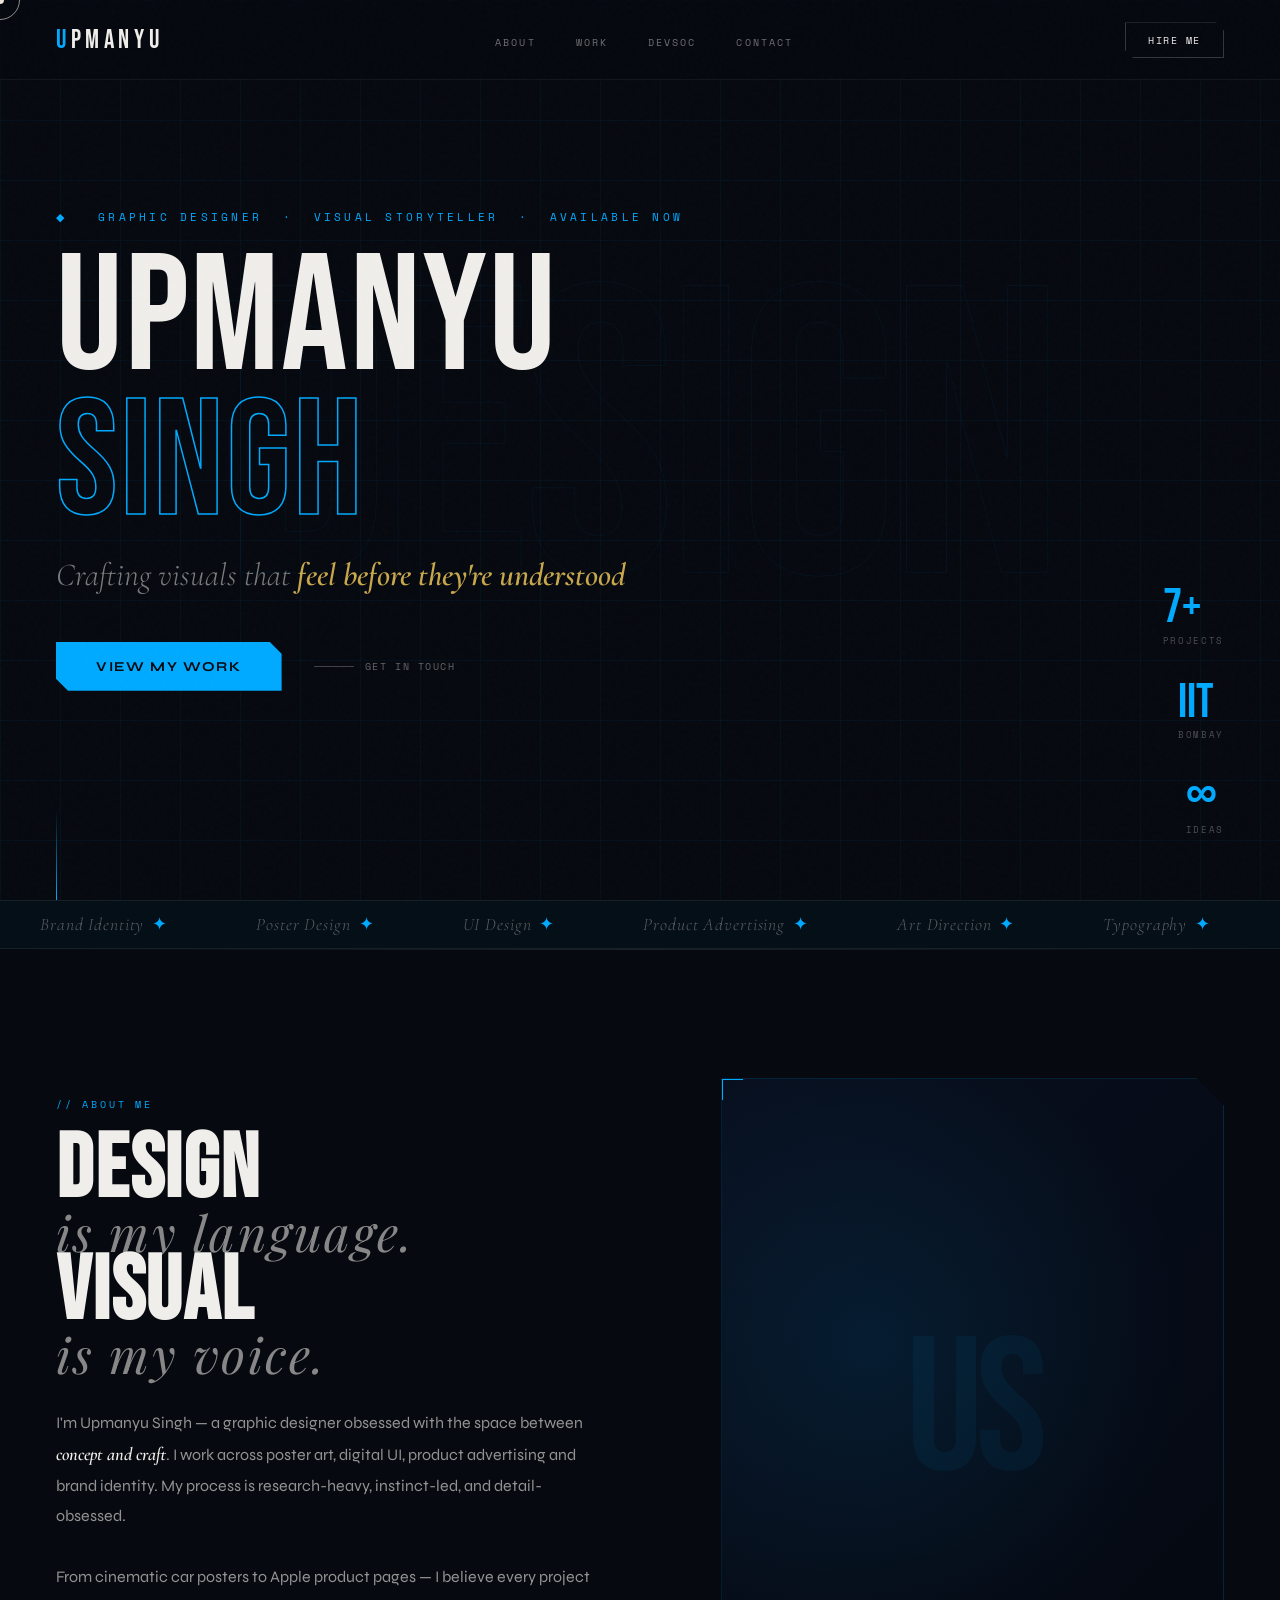
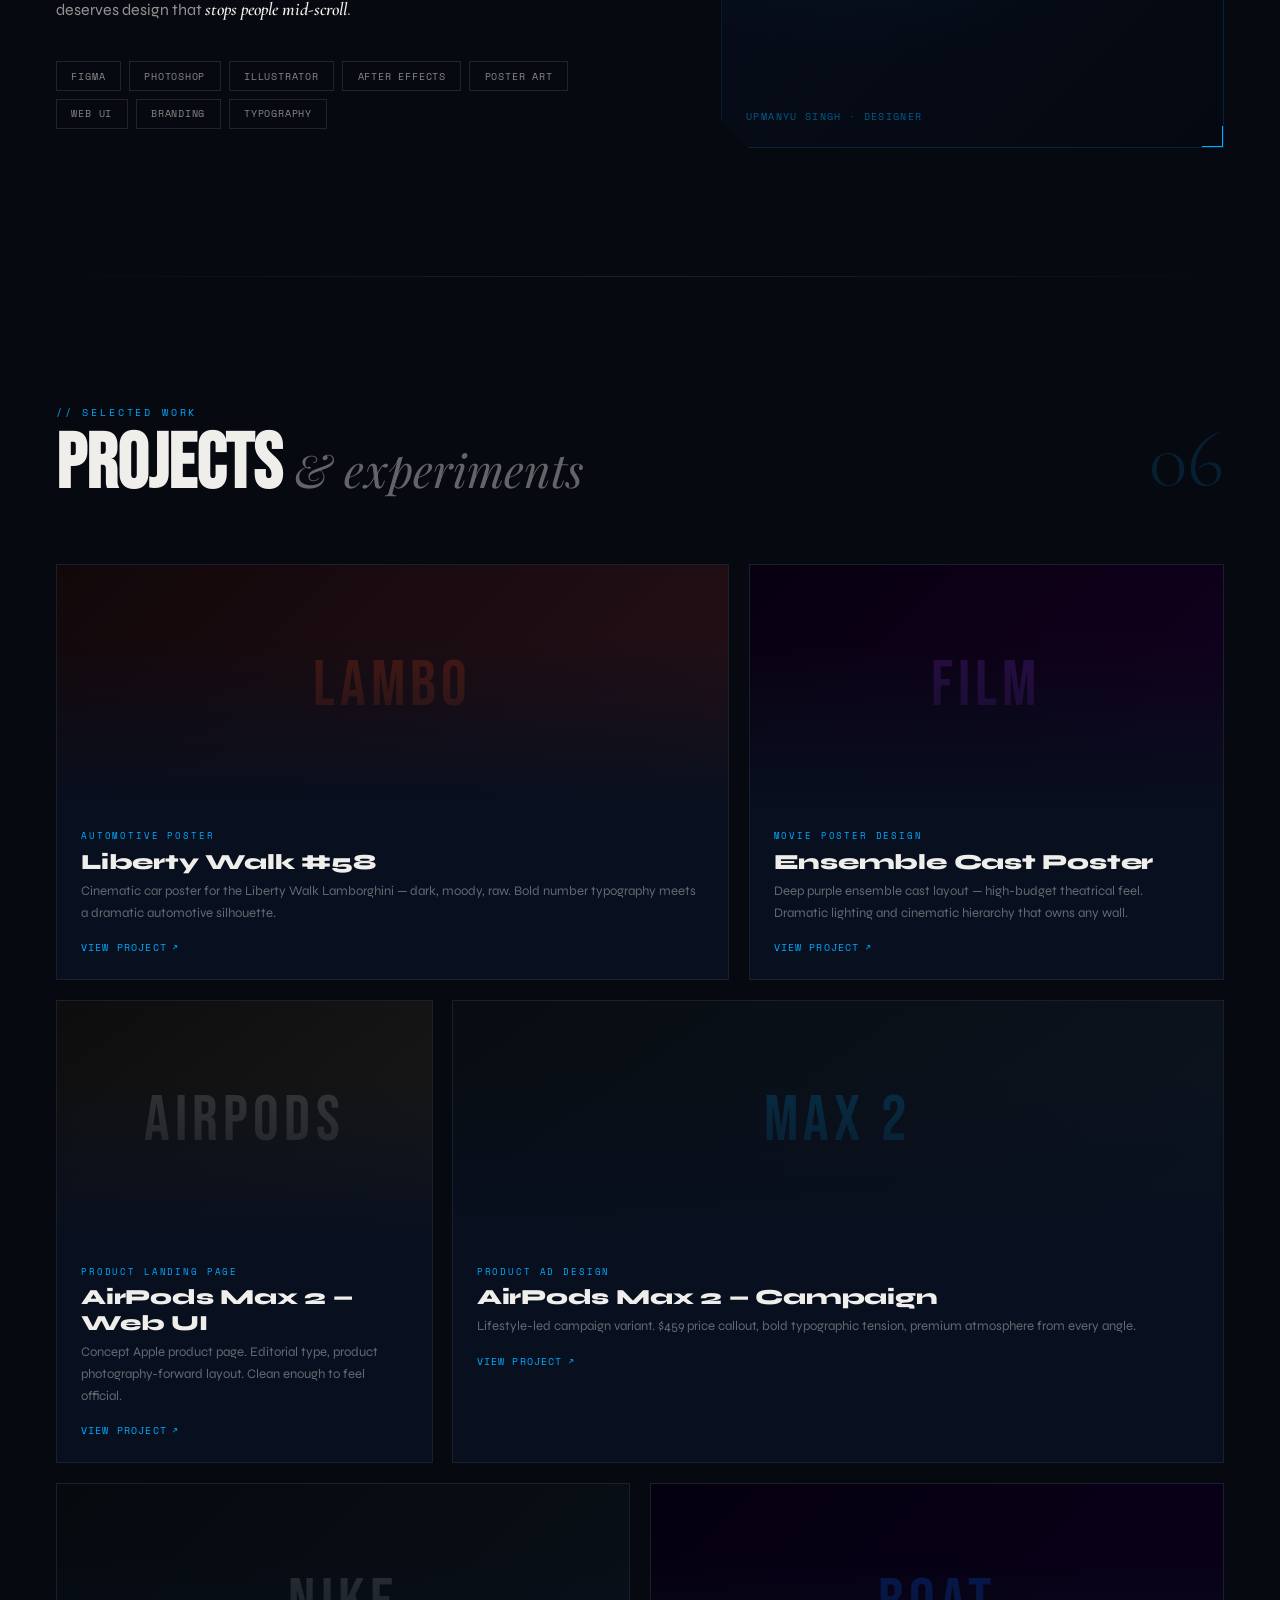
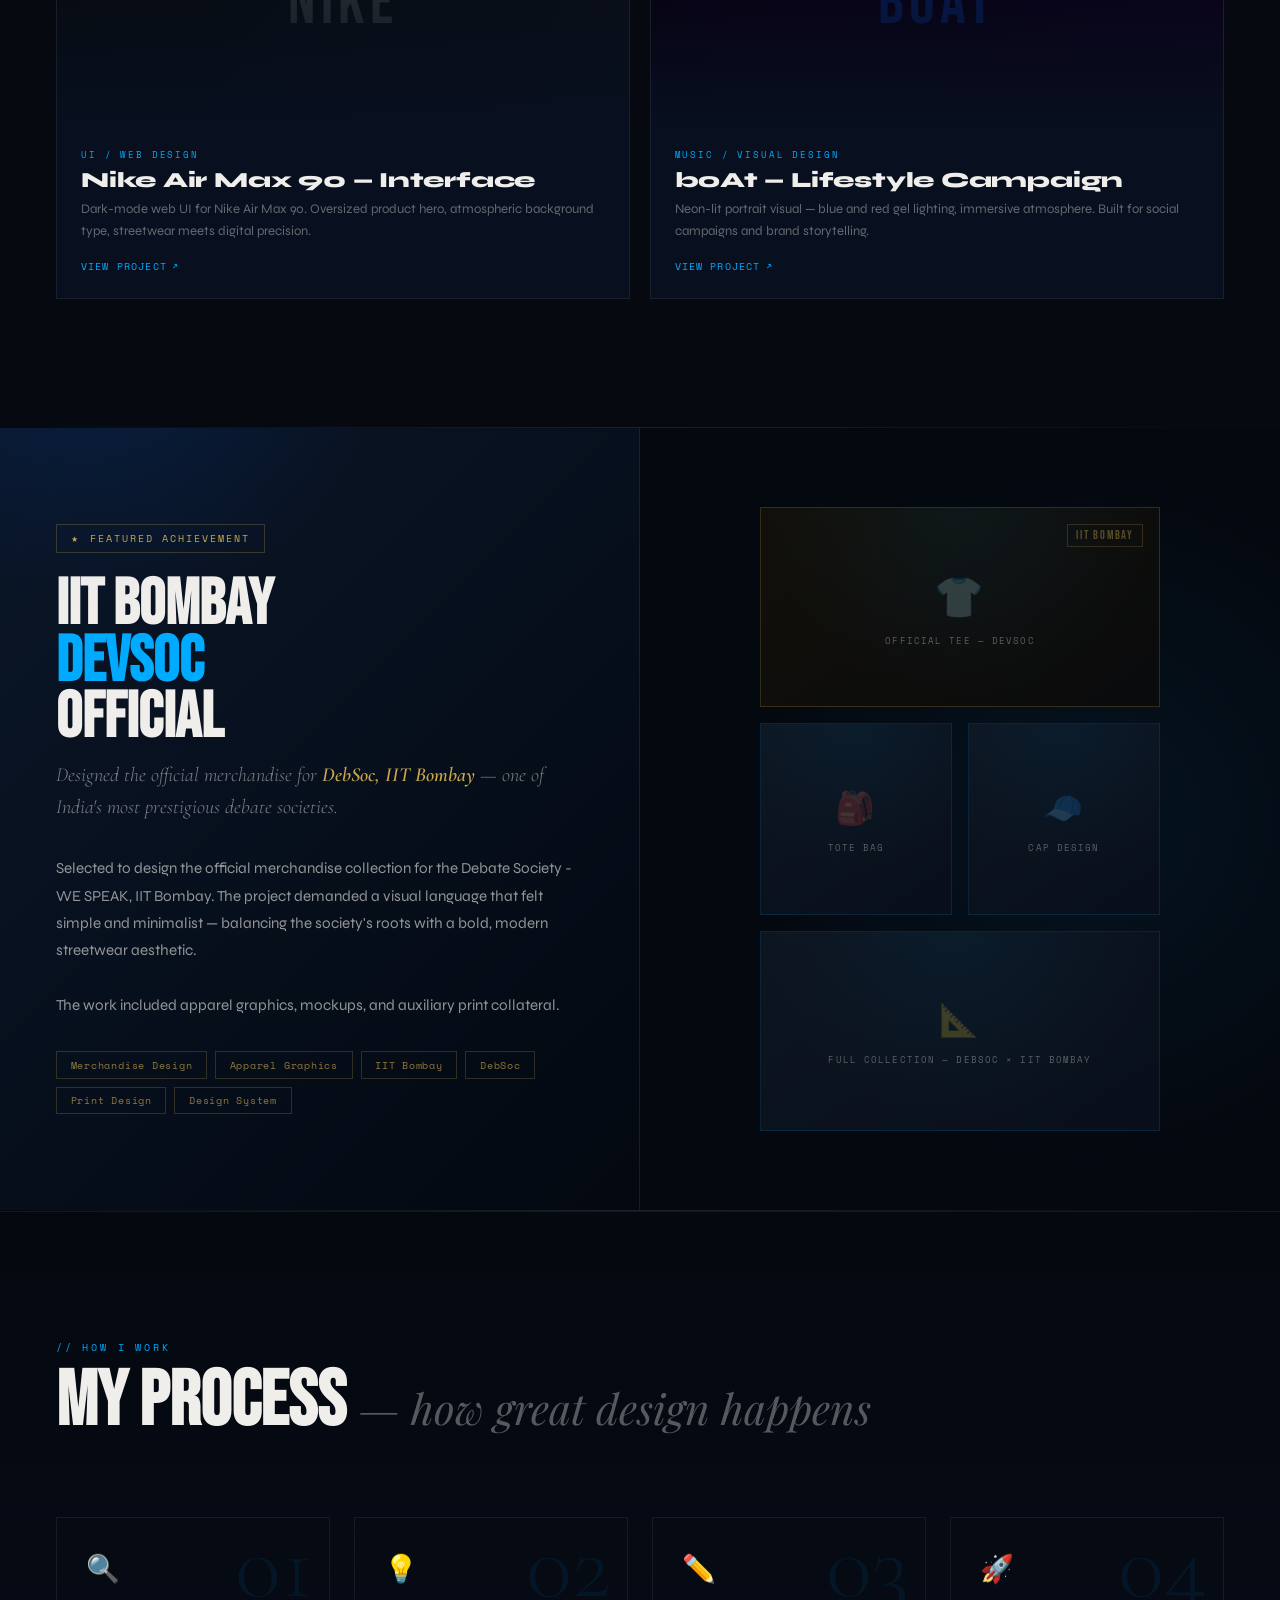
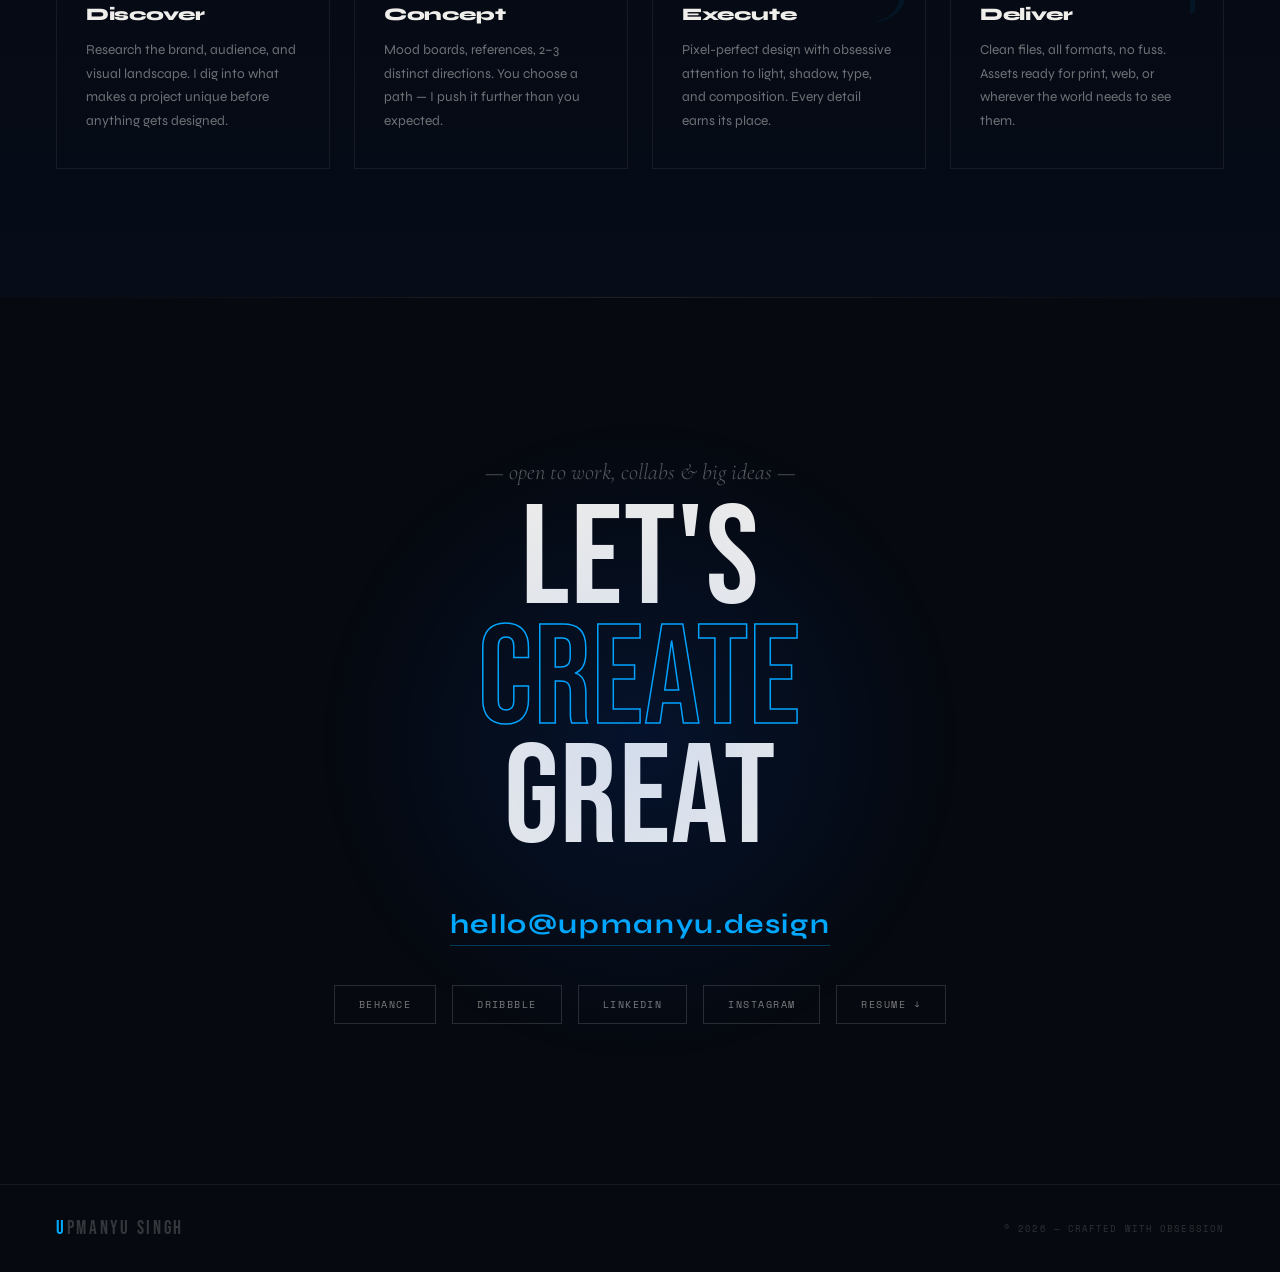
<file: index.html>
<!DOCTYPE html>
<html lang="en">
<head>
<meta charset="UTF-8"/>
<meta name="viewport" content="width=device-width, initial-scale=1.0"/>
<title>Upmanyu Singh — Graphic Designer</title>
<link href="https://fonts.googleapis.com/css2?family=Bebas+Neue&family=Cormorant+Garamond:ital,wght@0,300;0,600;1,300;1,600&family=Space+Mono:ital,wght@0,400;0,700;1,400&family=Syne:wght@400;700;800&family=Playfair+Display:ital,wght@1,400;1,700&display=swap" rel="stylesheet">
<style>
*,*::before,*::after{margin:0;padding:0;box-sizing:border-box}
:root{
  --ink:#06090f;
  --paper:#f0eeea;
  --blue:#0af;
  --blue2:#003eff;
  --red:#ff2d2d;
  --gold:#c9a84c;
  --grid:rgba(0,170,255,.05);
  --glow:0 0 60px rgba(0,170,255,.4);
}
html{scroll-behavior:smooth}
body{
  background:var(--ink);
  color:var(--paper);
  font-family:'Syne',sans-serif;
  overflow-x:hidden;
  cursor:none;
}

/* ── NOISE OVERLAY ── */
body::after{
  content:'';position:fixed;inset:0;z-index:9000;
  background-image:url("data:image/svg+xml,%3Csvg viewBox='0 0 256 256' xmlns='http://www.w3.org/2000/svg'%3E%3Cfilter id='noise'%3E%3CfeTurbulence type='fractalNoise' baseFrequency='0.9' numOctaves='4' stitchTiles='stitch'/%3E%3C/filter%3E%3Crect width='100%25' height='100%25' filter='url(%23noise)' opacity='0.04'/%3E%3C/svg%3E");
  pointer-events:none;opacity:.45;
}

/* ── GRID ── */
body::before{
  content:'';position:fixed;inset:0;z-index:0;
  background-image:linear-gradient(var(--grid) 1px,transparent 1px),linear-gradient(90deg,var(--grid) 1px,transparent 1px);
  background-size:60px 60px;pointer-events:none;
}

/* ── CURSOR ── */
#mag-cursor{
  position:fixed;top:0;left:0;z-index:9999;
  pointer-events:none;
  mix-blend-mode:difference;
}
#mag-cursor .dot{
  width:8px;height:8px;
  background:var(--paper);
  border-radius:50%;
  transform:translate(-50%,-50%);
  transition:width .2s,height .2s;
}
#mag-cursor .ring{
  position:absolute;top:0;left:0;
  width:40px;height:40px;
  border:1px solid rgba(240,238,234,.6);
  border-radius:50%;
  transform:translate(-50%,-50%);
  transition:width .35s cubic-bezier(.25,.46,.45,.94),height .35s cubic-bezier(.25,.46,.45,.94),border-color .25s;
}
body.hovering #mag-cursor .dot{width:0;height:0}
body.hovering #mag-cursor .ring{width:60px;height:60px;border-color:var(--blue)}

/* ── NAV ── */
nav{
  position:fixed;top:0;left:0;right:0;z-index:500;
  display:flex;align-items:center;justify-content:space-between;
  padding:1.4rem 3.5rem;
  mix-blend-mode:normal;
}
nav::after{
  content:'';position:absolute;inset:0;
  background:rgba(6,9,15,.6);
  backdrop-filter:blur(20px);
  border-bottom:1px solid rgba(240,238,234,.06);
  z-index:-1;
}
.logo{
  font-family:'Bebas Neue',sans-serif;
  font-size:1.6rem;letter-spacing:.18em;
  color:var(--paper);text-decoration:none;
}
.logo em{color:var(--blue);font-style:normal}
.nav-links{display:flex;gap:2.5rem;list-style:none}
.nav-links a{
  font-family:'Space Mono',monospace;
  font-size:.65rem;letter-spacing:.2em;text-transform:uppercase;
  color:rgba(240,238,234,.45);text-decoration:none;
  transition:color .2s;position:relative;
}
.nav-links a::after{
  content:'';position:absolute;left:0;bottom:-3px;
  width:0;height:1px;background:var(--blue);
  transition:width .3s;
}
.nav-links a:hover{color:var(--paper)}
.nav-links a:hover::after{width:100%}
.nav-hire{
  font-family:'Space Mono',monospace;font-size:.65rem;
  letter-spacing:.14em;text-transform:uppercase;
  padding:.55rem 1.4rem;
  border:1px solid rgba(240,238,234,.2);
  color:var(--paper);text-decoration:none;
  transition:background .25s,border-color .25s,color .25s;
  clip-path:polygon(0 0,calc(100% - 8px) 0,100% 8px,100% 100%,8px 100%,0 calc(100% - 8px));
}
.nav-hire:hover{background:var(--blue);border-color:var(--blue);color:var(--ink)}

/* ── HERO ── */
#hero{
  position:relative;z-index:1;
  min-height:100vh;
  display:flex;flex-direction:column;justify-content:center;
  padding:0 3.5rem;
  overflow:hidden;
}
.hero-bg-word{
  position:absolute;
  font-family:'Bebas Neue',sans-serif;
  font-size:32vw;line-height:1;
  color:transparent;
  -webkit-text-stroke:1px rgba(0,170,255,.06);
  top:50%;left:50%;
  transform:translate(-50%,-50%);
  white-space:nowrap;
  pointer-events:none;
  letter-spacing:-.02em;
  user-select:none;
}
.hero-eyebrow{
  font-family:'Space Mono',monospace;
  font-size:.68rem;letter-spacing:.3em;text-transform:uppercase;
  color:var(--blue);margin-bottom:1.5rem;
  opacity:0;animation:slideIn .9s .1s cubic-bezier(.16,1,.3,1) forwards;
}
.hero-name-wrap{overflow:hidden;margin-bottom:.2rem}
.hero-name{
  font-family:'Bebas Neue',sans-serif;
  font-size:clamp(5rem,13vw,13rem);
  line-height:.85;letter-spacing:.01em;
  display:block;
  transform:translateY(110%);
  animation:clipUp 1s .25s cubic-bezier(.16,1,.3,1) forwards;
}
.hero-name-wrap.second .hero-name{
  color:transparent;
  -webkit-text-stroke:1.5px var(--blue);
  animation-delay:.35s;
}
.hero-italic{
  font-family:'Cormorant Garamond',serif;
  font-size:clamp(1.1rem,2.5vw,2rem);
  font-style:italic;font-weight:300;
  color:rgba(240,238,234,.5);
  margin-top:1rem;
  opacity:0;animation:slideIn .9s .55s cubic-bezier(.16,1,.3,1) forwards;
}
.hero-italic span{color:var(--gold);font-weight:600;font-style:italic}
.hero-cta-row{
  display:flex;align-items:center;gap:2rem;margin-top:3rem;
  opacity:0;animation:slideIn .9s .7s cubic-bezier(.16,1,.3,1) forwards;
}
.cta-main{
  font-family:'Syne',sans-serif;font-weight:700;
  font-size:.85rem;letter-spacing:.12em;text-transform:uppercase;
  padding:1rem 2.5rem;
  background:var(--blue);color:var(--ink);
  text-decoration:none;
  clip-path:polygon(0 0,calc(100% - 12px) 0,100% 12px,100% 100%,12px 100%,0 calc(100% - 12px));
  transition:box-shadow .3s,transform .3s;
}
.cta-main:hover{box-shadow:var(--glow);transform:translateY(-3px)}
.cta-scroll{
  font-family:'Space Mono',monospace;font-size:.65rem;
  letter-spacing:.15em;text-transform:uppercase;
  color:rgba(240,238,234,.4);text-decoration:none;
  display:flex;align-items:center;gap:.7rem;
  transition:color .25s;
}
.cta-scroll:hover{color:var(--paper)}
.cta-scroll::before{
  content:'';display:block;width:40px;height:1px;
  background:rgba(240,238,234,.25);
  transition:width .3s,background .3s;
}
.cta-scroll:hover::before{width:60px;background:var(--paper)}

.hero-stats-col{
  position:absolute;right:3.5rem;bottom:4rem;
  display:flex;flex-direction:column;gap:2rem;align-items:flex-end;
  opacity:0;animation:slideIn .9s .85s cubic-bezier(.16,1,.3,1) forwards;
}
.hstat-val{
  font-family:'Bebas Neue',sans-serif;
  font-size:3rem;line-height:1;color:var(--blue);
}
.hstat-lbl{
  font-family:'Space Mono',monospace;
  font-size:.58rem;letter-spacing:.18em;text-transform:uppercase;
  color:rgba(240,238,234,.3);margin-top:.1rem;text-align:right;
}
.hero-line{
  position:absolute;bottom:0;left:3.5rem;
  width:1px;height:90px;
  background:linear-gradient(to bottom,transparent,var(--blue));
  opacity:0;animation:slideIn .9s 1s cubic-bezier(.16,1,.3,1) forwards;
}

/* ── MARQUEE ── */
.marquee-wrap{
  position:relative;z-index:1;
  overflow:hidden;
  border-top:1px solid rgba(240,238,234,.07);
  border-bottom:1px solid rgba(240,238,234,.07);
  padding:.8rem 0;
  background:rgba(0,170,255,.04);
}
.marquee-track{
  display:flex;gap:0;
  animation:marquee 22s linear infinite;
  width:max-content;
}
.marquee-track.rev{animation:marqueeRev 28s linear infinite}
.marquee-item{
  font-family:'Cormorant Garamond',serif;
  font-size:1.1rem;font-style:italic;font-weight:300;
  letter-spacing:.05em;
  color:rgba(240,238,234,.35);
  padding:0 2.5rem;
  white-space:nowrap;
}
.marquee-item .sep{color:var(--blue);margin:0 .5rem;font-style:normal}
@keyframes marquee{from{transform:translateX(0)}to{transform:translateX(-50%)}}
@keyframes marqueeRev{from{transform:translateX(-50%)}to{transform:translateX(0)}}

/* ── ABOUT ── */
#about{
  position:relative;z-index:1;
  display:grid;grid-template-columns:1.1fr 1fr;
  gap:7rem;align-items:center;
  padding:8rem 3.5rem;
}
.about-left{}
.about-overline{
  font-family:'Space Mono',monospace;
  font-size:.63rem;letter-spacing:.28em;text-transform:uppercase;
  color:var(--blue);margin-bottom:1.2rem;
}
.about-h{
  font-family:'Bebas Neue',sans-serif;
  font-size:clamp(3.5rem,7vw,7rem);
  line-height:.88;letter-spacing:.02em;
  color:var(--paper);
}
.about-h .serif-mix{
  font-family:'Playfair Display',serif;
  font-style:italic;font-weight:400;
  font-size:.55em;
  color:rgba(240,238,234,.55);
  display:block;letter-spacing:.05em;
}
.about-body{
  font-family:'Syne',sans-serif;font-weight:400;
  font-size:1rem;line-height:1.85;
  color:rgba(240,238,234,.6);
  margin-top:2rem;
}
.about-body strong{
  font-family:'Cormorant Garamond',serif;
  font-weight:600;font-style:italic;
  color:var(--paper);font-size:1.15em;
}
.skills-row{display:flex;flex-wrap:wrap;gap:.5rem;margin-top:2.2rem}
.sk{
  font-family:'Space Mono',monospace;font-size:.62rem;
  letter-spacing:.08em;text-transform:uppercase;
  padding:.4rem .9rem;
  border:1px solid rgba(240,238,234,.12);
  color:rgba(240,238,234,.55);
  transition:all .2s;
}
.sk:hover{border-color:var(--blue);color:var(--blue)}

.about-right{}
.about-frame-big{
  width:100%;aspect-ratio:3/4;
  background:linear-gradient(135deg,#080f1e,#040810);
  border:1px solid rgba(0,170,255,.15);
  clip-path:polygon(0 0,calc(100% - 28px) 0,100% 28px,100% 100%,28px 100%,0 calc(100% - 28px));
  display:flex;align-items:center;justify-content:center;
  position:relative;overflow:hidden;
}
.about-frame-big::before{
  content:'';position:absolute;inset:0;
  background:radial-gradient(circle at 30% 40%,rgba(0,170,255,.1) 0%,transparent 60%);
}
.af-letters{
  font-family:'Bebas Neue',sans-serif;
  font-size:12rem;color:rgba(0,170,255,.06);
  letter-spacing:-.04em;user-select:none;
  animation:pulse 4s ease-in-out infinite;
}
@keyframes pulse{0%,100%{opacity:.4}50%{opacity:.9}}
.af-corner{position:absolute;width:22px;height:22px;border-color:var(--blue);border-style:solid}
.af-corner.tl{top:-1px;left:-1px;border-width:2px 0 0 2px}
.af-corner.br{bottom:-1px;right:-1px;border-width:0 2px 2px 0}
.af-tag{
  position:absolute;bottom:1.5rem;left:1.5rem;
  font-family:'Space Mono',monospace;font-size:.6rem;
  letter-spacing:.14em;text-transform:uppercase;
  color:rgba(0,170,255,.5);
}

/* ── WORK ── */
#work{position:relative;z-index:1;padding:8rem 3.5rem}
.work-head{
  display:flex;justify-content:space-between;align-items:flex-end;
  margin-bottom:4rem;
}
.work-h-left .sec-label{
  font-family:'Space Mono',monospace;
  font-size:.63rem;letter-spacing:.28em;text-transform:uppercase;
  color:var(--blue);margin-bottom:.7rem;
}
.work-h-left h2{
  font-family:'Bebas Neue',sans-serif;
  font-size:clamp(3rem,6vw,6rem);
  line-height:.9;color:var(--paper);
}
.work-h-left h2 em{
  font-family:'Playfair Display',serif;
  font-style:italic;font-weight:400;
  color:rgba(240,238,234,.4);font-size:.6em;
}
.work-count{
  font-family:'Cormorant Garamond',serif;
  font-size:5rem;font-weight:300;
  color:rgba(0,170,255,.15);
  line-height:1;
}

/* PROJECTS LAYOUT — intentionally broken grid */
.projects{display:grid;grid-template-columns:repeat(12,1fr);gap:1.2rem}
.pj{
  background:#080f1e;
  border:1px solid rgba(240,238,234,.07);
  overflow:hidden;position:relative;
  transition:border-color .4s,transform .4s;
  group:true;
}
.pj:hover{border-color:rgba(0,170,255,.5);transform:translateY(-6px)}
.pj:nth-child(1){grid-column:span 7}
.pj:nth-child(2){grid-column:span 5}
.pj:nth-child(3){grid-column:span 4}
.pj:nth-child(4){grid-column:span 8}
.pj:nth-child(5){grid-column:span 6}
.pj:nth-child(6){grid-column:span 6}

.pj-thumb{
  height:240px;position:relative;overflow:hidden;
  display:flex;align-items:center;justify-content:center;
}
.pj-thumb::after{
  content:'';position:absolute;inset:0;
  background:linear-gradient(to bottom,transparent 30%,#080f1e 100%);
}
.pj-ph{
  width:100%;height:100%;display:flex;align-items:center;justify-content:center;
  font-family:'Bebas Neue',sans-serif;
  font-size:4rem;letter-spacing:.08em;
  transition:transform .5s ease;
}
.pj:hover .pj-ph{transform:scale(1.06)}

/* Per-project palette */
.pj.auto .pj-ph{background:linear-gradient(135deg,#12080a,#251018);color:rgba(255,80,30,.2)}
.pj.film .pj-ph{background:linear-gradient(135deg,#080010,#12001f);color:rgba(160,60,255,.2)}
.pj.apple1 .pj-ph{background:linear-gradient(145deg,#0d0d0d,#1a1a1a);color:rgba(220,220,220,.18)}
.pj.apple2 .pj-ph{background:linear-gradient(145deg,#080d12,#0c1420);color:rgba(0,170,255,.2)}
.pj.nike .pj-ph{background:linear-gradient(135deg,#060a0f,#0a1018);color:rgba(240,240,240,.15)}
.pj.boat .pj-ph{background:linear-gradient(135deg,#050010,#0a001a);color:rgba(0,100,255,.25)}

.pj-body{padding:1.5rem}
.pj-cat{
  font-family:'Space Mono',monospace;font-size:.58rem;
  letter-spacing:.2em;text-transform:uppercase;
  color:var(--blue);margin-bottom:.4rem;
}
.pj-title{
  font-family:'Syne',sans-serif;font-weight:800;
  font-size:1.35rem;color:var(--paper);margin-bottom:.4rem;
  letter-spacing:-.01em;
}
.pj-desc{
  font-family:'Syne',sans-serif;font-weight:400;
  font-size:.82rem;line-height:1.65;
  color:rgba(240,238,234,.4);
}
.pj-arrow{
  display:inline-flex;align-items:center;gap:.35rem;
  margin-top:1rem;
  font-family:'Space Mono',monospace;font-size:.6rem;
  letter-spacing:.12em;text-transform:uppercase;
  color:var(--blue);text-decoration:none;
  transition:gap .22s;
}
.pj-arrow:hover{gap:.6rem}
.pj-arrow::after{content:'↗'}

/* ── DEVSOC ── */
#devsoc{
  position:relative;z-index:1;
  overflow:hidden;
  padding:0;
}
.devsoc-inner{
  display:grid;grid-template-columns:1fr 1fr;
  min-height:600px;
}
.devsoc-left{
  background:linear-gradient(135deg,#0a1628 0%,#030810 100%);
  padding:6rem 3.5rem;
  display:flex;flex-direction:column;justify-content:center;
  border-right:1px solid rgba(0,170,255,.12);
  position:relative;overflow:hidden;
}
.devsoc-left::before{
  content:'';position:absolute;top:-50%;left:-30%;
  width:600px;height:600px;border-radius:50%;
  background:radial-gradient(circle,rgba(0,100,255,.12) 0%,transparent 65%);
  pointer-events:none;
}
.ds-badge{
  display:inline-flex;align-items:center;gap:.6rem;
  font-family:'Space Mono',monospace;font-size:.62rem;
  letter-spacing:.2em;text-transform:uppercase;
  color:var(--gold);margin-bottom:1.5rem;
  border:1px solid rgba(201,168,76,.25);
  padding:.4rem .9rem;width:fit-content;
}
.ds-badge::before{content:'★';font-size:.5rem}
.ds-h{
  font-family:'Bebas Neue',sans-serif;
  font-size:clamp(2.5rem,5vw,5rem);
  line-height:.88;color:var(--paper);
  margin-bottom:.8rem;
}
.ds-h .accent{color:var(--blue);display:block}
.ds-sub{
  font-family:'Cormorant Garamond',serif;
  font-style:italic;font-size:1.25rem;font-weight:300;
  color:rgba(240,238,234,.5);
  margin-bottom:2rem;line-height:1.6;
}
.ds-sub strong{color:var(--gold);font-weight:600}
.ds-body{
  font-family:'Syne',sans-serif;font-size:.95rem;
  line-height:1.8;color:rgba(240,238,234,.6);
  margin-bottom:2rem;
}
.ds-tags{display:flex;flex-wrap:wrap;gap:.5rem}
.ds-tag{
  font-family:'Space Mono',monospace;font-size:.6rem;
  letter-spacing:.08em;padding:.35rem .85rem;
  border:1px solid rgba(201,168,76,.22);
  color:rgba(201,168,76,.7);
  transition:all .2s;
}
.ds-tag:hover{border-color:var(--gold);color:var(--gold)}

.devsoc-right{
  background:#04080f;
  display:flex;align-items:center;justify-content:center;
  padding:4rem;
  position:relative;overflow:hidden;
}
.devsoc-right::before{
  content:'';position:absolute;inset:0;
  background:radial-gradient(circle at 70% 50%,rgba(0,170,255,.07) 0%,transparent 60%);
}
.merch-showcase{
  display:grid;grid-template-columns:1fr 1fr;
  gap:1rem;width:100%;max-width:400px;
  position:relative;z-index:1;
}
.merch-item{
  aspect-ratio:1;
  background:linear-gradient(145deg,#0d1520,#080f1a);
  border:1px solid rgba(0,170,255,.13);
  display:flex;flex-direction:column;
  align-items:center;justify-content:center;
  gap:.6rem;
  font-family:'Space Mono',monospace;font-size:.58rem;
  letter-spacing:.12em;text-transform:uppercase;
  color:rgba(240,238,234,.35);
  transition:border-color .3s,transform .3s;
  position:relative;overflow:hidden;
}
.merch-item::before{
  content:'';position:absolute;inset:0;
  background:radial-gradient(circle at 50% 0%,rgba(0,170,255,.06) 0%,transparent 70%);
}
.merch-item:hover{border-color:var(--blue);transform:scale(1.03)}
.merch-icon{font-size:2rem;opacity:.6}
.merch-item.featured{
  grid-column:span 2;aspect-ratio:2/1;
  border-color:rgba(201,168,76,.2);
  background:linear-gradient(145deg,#12100a,#0a0b0d);
}
.merch-item.featured:hover{border-color:var(--gold)}
.merch-item.featured .merch-icon{font-size:2.5rem}
.iit-stamp{
  position:absolute;top:1rem;right:1rem;
  font-family:'Bebas Neue',sans-serif;
  font-size:.75rem;letter-spacing:.15em;
  color:rgba(201,168,76,.4);
  border:1px solid rgba(201,168,76,.2);
  padding:.2rem .5rem;
}

/* ── PROCESS ── */
#process{
  position:relative;z-index:1;
  background:linear-gradient(180deg,#04080f 0%,#060c18 100%);
  padding:8rem 3.5rem;
  border-top:1px solid rgba(240,238,234,.05);
}
.proc-header{margin-bottom:5rem}
.proc-header h2{
  font-family:'Bebas Neue',sans-serif;
  font-size:clamp(3rem,6vw,6rem);
  line-height:.9;
}
.proc-header h2 i{
  font-family:'Playfair Display',serif;
  font-style:italic;font-weight:400;
  color:rgba(240,238,234,.35);font-size:.55em;
  vertical-align:baseline;
}
.steps{display:grid;grid-template-columns:repeat(4,1fr);gap:1.5rem}
.step{
  padding:2.2rem 1.8rem;
  border:1px solid rgba(240,238,234,.07);
  position:relative;
  transition:border-color .3s,background .3s;
}
.step:hover{border-color:var(--blue);background:rgba(0,170,255,.03)}
.step-num{
  font-family:'Cormorant Garamond',serif;
  font-size:6rem;font-weight:300;line-height:1;
  color:rgba(0,170,255,.08);
  position:absolute;top:0;right:1rem;
}
.step-icon{font-size:1.7rem;margin-bottom:1.2rem}
.step-title{
  font-family:'Syne',sans-serif;font-weight:800;
  font-size:1.1rem;color:var(--paper);margin-bottom:.8rem;
  letter-spacing:-.01em;
}
.step p{
  font-family:'Syne',sans-serif;font-size:.85rem;
  line-height:1.75;color:rgba(240,238,234,.45);
}

/* ── CONTACT ── */
#contact{
  position:relative;z-index:1;
  padding:10rem 3.5rem;
  text-align:center;overflow:hidden;
}
.contact-glow{
  position:absolute;top:50%;left:50%;
  transform:translate(-50%,-50%);
  width:700px;height:700px;border-radius:50%;
  background:radial-gradient(circle,rgba(0,90,255,.12) 0%,transparent 65%);
  pointer-events:none;
}
.contact-pre{
  font-family:'Cormorant Garamond',serif;
  font-style:italic;font-size:1.4rem;font-weight:300;
  color:rgba(240,238,234,.35);margin-bottom:1rem;
}
.contact-h{
  font-family:'Bebas Neue',sans-serif;
  font-size:clamp(4.5rem,11vw,11rem);
  line-height:.85;letter-spacing:.01em;
  color:var(--paper);
}
.contact-h .outline{
  color:transparent;
  -webkit-text-stroke:1.5px var(--blue);
  display:block;
}
.contact-bottom{margin-top:3rem}
.contact-email{
  font-family:'Syne',sans-serif;font-weight:700;
  font-size:clamp(1rem,2.2vw,1.7rem);
  letter-spacing:.06em;
  color:var(--blue);text-decoration:none;
  border-bottom:1px solid rgba(0,170,255,.3);
  padding-bottom:.3rem;
  transition:border-color .25s,color .25s;
}
.contact-email:hover{border-color:var(--blue);color:var(--paper)}
.socials{
  display:flex;justify-content:center;gap:1rem;
  margin-top:2.8rem;flex-wrap:wrap;
}
.soc{
  font-family:'Space Mono',monospace;font-size:.65rem;
  letter-spacing:.14em;text-transform:uppercase;
  padding:.65rem 1.5rem;
  border:1px solid rgba(240,238,234,.15);
  color:rgba(240,238,234,.5);text-decoration:none;
  transition:all .22s;
}
.soc:hover{border-color:var(--blue);color:var(--blue);box-shadow:0 0 20px rgba(0,170,255,.15)}

/* ── FOOTER ── */
footer{
  position:relative;z-index:1;
  border-top:1px solid rgba(240,238,234,.07);
  padding:2rem 3.5rem;
  display:flex;justify-content:space-between;align-items:center;
}
.foot-l{
  font-family:'Bebas Neue',sans-serif;
  font-size:1.2rem;letter-spacing:.14em;
  color:rgba(240,238,234,.2);
}
.foot-l span{color:var(--blue)}
.foot-r{
  font-family:'Space Mono',monospace;
  font-size:.57rem;letter-spacing:.12em;
  text-transform:uppercase;color:rgba(240,238,234,.18);
}

/* ── DIVIDERS ── */
.div-line{
  position:relative;z-index:1;
  height:1px;
  background:linear-gradient(to right,transparent,rgba(240,238,234,.1),transparent);
}

/* ── KEYFRAMES ── */
@keyframes slideIn{
  from{opacity:0;transform:translateY(24px)}
  to{opacity:1;transform:translateY(0)}
}
@keyframes clipUp{
  from{transform:translateY(110%)}
  to{transform:translateY(0)}
}

/* ── SCROLL REVEAL ── */
.sr{
  opacity:0;transform:translateY(45px);
  transition:opacity .8s cubic-bezier(.16,1,.3,1),transform .8s cubic-bezier(.16,1,.3,1);
}
.sr.on{opacity:1;transform:none}
.sr-l{opacity:0;transform:translateX(-45px);transition:opacity .8s cubic-bezier(.16,1,.3,1),transform .8s cubic-bezier(.16,1,.3,1)}
.sr-l.on{opacity:1;transform:none}
.sr-r{opacity:0;transform:translateX(45px);transition:opacity .8s cubic-bezier(.16,1,.3,1),transform .8s cubic-bezier(.16,1,.3,1)}
.sr-r.on{opacity:1;transform:none}
.d1{transition-delay:.1s}.d2{transition-delay:.18s}.d3{transition-delay:.26s}.d4{transition-delay:.34s}

/* ── CHAR SPLIT ── */
.split-word .char{
  display:inline-block;
  opacity:0;transform:translateY(30px) rotate(3deg);
  transition:opacity .5s,transform .5s;
}
.split-word.on .char{opacity:1;transform:none}

/* ── SCRAMBLE ── */
.scramble{font-family:'Space Mono',monospace}

/* ── MOBILE ── */
@media(max-width:900px){
  nav{padding:1rem 1.5rem}
  #hero,section,#devsoc .devsoc-left{padding-left:1.5rem;padding-right:1.5rem}
  #about{grid-template-columns:1fr;gap:3rem;padding:5rem 1.5rem}
  .devsoc-inner{grid-template-columns:1fr}
  .devsoc-right{display:none}
  .projects{grid-template-columns:1fr}
  .pj:nth-child(n){grid-column:span 12}
  .steps{grid-template-columns:1fr 1fr}
  .hero-stats-col{display:none}
  footer{flex-direction:column;gap:.8rem;text-align:center}
  .work-count{display:none}
}
</style>
</head>
<body>

<!-- CURSOR -->
<div id="mag-cursor">
  <div class="dot"></div>
  <div class="ring"></div>
</div>

<!-- NAV -->
<nav>
  <a class="logo" href="#"><em>U</em>PMANYU</a>
  <ul class="nav-links">
    <li><a href="#about">About</a></li>
    <li><a href="#work">Work</a></li>
    <li><a href="#devsoc">DevSoc</a></li>
    <li><a href="#contact">Contact</a></li>
  </ul>
  <a href="mailto:hello@upmanyu.design" class="nav-hire">Hire Me</a>
</nav>

<!-- HERO -->
<section id="hero">
  <div class="hero-bg-word">DESIGN</div>
  <p class="hero-eyebrow">◆ &nbsp; Graphic Designer &nbsp;·&nbsp; Visual Storyteller &nbsp;·&nbsp; Available Now</p>
  <div class="hero-name-wrap">
    <span class="hero-name">UPMANYU</span>
  </div>
  <div class="hero-name-wrap second">
    <span class="hero-name">SINGH</span>
  </div>
  <p class="hero-italic">
    Crafting visuals that <span>feel before they're understood</span>
  </p>
  <div class="hero-cta-row">
    <a href="#work" class="cta-main">View My Work</a>
    <a href="#contact" class="cta-scroll">Get In Touch</a>
  </div>
  <div class="hero-stats-col">
    <div class="hstat"><div class="hstat-val">7+</div><div class="hstat-lbl">Projects</div></div>
    <div class="hstat"><div class="hstat-val">IIT</div><div class="hstat-lbl">Bombay</div></div>
    <div class="hstat"><div class="hstat-val">∞</div><div class="hstat-lbl">Ideas</div></div>
  </div>
  <div class="hero-line"></div>
</section>

<!-- MARQUEE -->
<div class="marquee-wrap">
  <div class="marquee-track">
    <span class="marquee-item">Brand Identity<span class="sep">✦</span></span>
    <span class="marquee-item">Poster Design<span class="sep">✦</span></span>
    <span class="marquee-item">UI Design<span class="sep">✦</span></span>
    <span class="marquee-item">Product Advertising<span class="sep">✦</span></span>
    <span class="marquee-item">Art Direction<span class="sep">✦</span></span>
    <span class="marquee-item">Typography<span class="sep">✦</span></span>
    <span class="marquee-item">Motion Graphics<span class="sep">✦</span></span>
    <span class="marquee-item">Merchandise Design<span class="sep">✦</span></span>
    <span class="marquee-item">Brand Identity<span class="sep">✦</span></span>
    <span class="marquee-item">Poster Design<span class="sep">✦</span></span>
    <span class="marquee-item">UI Design<span class="sep">✦</span></span>
    <span class="marquee-item">Product Advertising<span class="sep">✦</span></span>
    <span class="marquee-item">Art Direction<span class="sep">✦</span></span>
    <span class="marquee-item">Typography<span class="sep">✦</span></span>
    <span class="marquee-item">Motion Graphics<span class="sep">✦</span></span>
    <span class="marquee-item">Merchandise Design<span class="sep">✦</span></span>
  </div>
</div>

<div class="div-line"></div>

<!-- ABOUT -->
<section id="about">
  <div class="about-left sr-l">
    <p class="about-overline">// About Me</p>
    <h2 class="about-h">
      DESIGN
      <span class="serif-mix">is my language.</span>
      VISUAL
      <span class="serif-mix">is my voice.</span>
    </h2>
    <p class="about-body">
      I'm Upmanyu Singh — a graphic designer obsessed with the space between <strong>concept and craft</strong>. I work across poster art, digital UI, product advertising and brand identity. My process is research-heavy, instinct-led, and detail-obsessed.
    </p>
    <p class="about-body">
      From cinematic car posters to Apple product pages — I believe every project deserves design that <strong>stops people mid-scroll</strong>.
    </p>
    <div class="skills-row">
      <span class="sk">Figma</span>
      <span class="sk">Photoshop</span>
      <span class="sk">Illustrator</span>
      <span class="sk">After Effects</span>
      <span class="sk">Poster Art</span>
      <span class="sk">Web UI</span>
      <span class="sk">Branding</span>
      <span class="sk">Typography</span>
    </div>
  </div>
  <div class="about-right sr-r">
    <div class="about-frame-big">
      <div class="af-letters">US</div>
      <div class="af-corner tl"></div>
      <div class="af-corner br"></div>
      <span class="af-tag">Upmanyu Singh · Designer</span>
    </div>
  </div>
</section>

<div class="div-line"></div>

<!-- WORK -->
<section id="work">
  <div class="work-head sr">
    <div class="work-h-left">
      <p class="sec-label">// Selected Work</p>
      <h2>PROJECTS <em>& experiments</em></h2>
    </div>
    <div class="work-count">06</div>
  </div>
  <div class="projects">

    <div class="pj auto sr">
      <div class="pj-thumb"><div class="pj-ph">LAMBO</div></div>
      <div class="pj-body">
        <p class="pj-cat">Automotive Poster</p>
        <div class="pj-title">Liberty Walk #58</div>
        <p class="pj-desc">Cinematic car poster for the Liberty Walk Lamborghini — dark, moody, raw. Bold number typography meets a dramatic automotive silhouette.</p>
        <a href="#" class="pj-arrow">View Project</a>
      </div>
    </div>

    <div class="pj film sr d1">
      <div class="pj-thumb"><div class="pj-ph">FILM</div></div>
      <div class="pj-body">
        <p class="pj-cat">Movie Poster Design</p>
        <div class="pj-title">Ensemble Cast Poster</div>
        <p class="pj-desc">Deep purple ensemble cast layout — high-budget theatrical feel. Dramatic lighting and cinematic hierarchy that owns any wall.</p>
        <a href="#" class="pj-arrow">View Project</a>
      </div>
    </div>

    <div class="pj apple1 sr">
      <div class="pj-thumb"><div class="pj-ph">AIRPODS</div></div>
      <div class="pj-body">
        <p class="pj-cat">Product Landing Page</p>
        <div class="pj-title">AirPods Max 2 — Web UI</div>
        <p class="pj-desc">Concept Apple product page. Editorial type, product photography-forward layout. Clean enough to feel official.</p>
        <a href="#" class="pj-arrow">View Project</a>
      </div>
    </div>

    <div class="pj apple2 sr d1">
      <div class="pj-thumb"><div class="pj-ph">MAX 2</div></div>
      <div class="pj-body">
        <p class="pj-cat">Product Ad Design</p>
        <div class="pj-title">AirPods Max 2 — Campaign</div>
        <p class="pj-desc">Lifestyle-led campaign variant. $459 price callout, bold typographic tension, premium atmosphere from every angle.</p>
        <a href="#" class="pj-arrow">View Project</a>
      </div>
    </div>

    <div class="pj nike sr">
      <div class="pj-thumb"><div class="pj-ph">NIKE</div></div>
      <div class="pj-body">
        <p class="pj-cat">UI / Web Design</p>
        <div class="pj-title">Nike Air Max 90 — Interface</div>
        <p class="pj-desc">Dark-mode web UI for Nike Air Max 90. Oversized product hero, atmospheric background type, streetwear meets digital precision.</p>
        <a href="#" class="pj-arrow">View Project</a>
      </div>
    </div>

    <div class="pj boat sr d1">
      <div class="pj-thumb"><div class="pj-ph">boAt</div></div>
      <div class="pj-body">
        <p class="pj-cat">Music / Visual Design</p>
        <div class="pj-title">boAt — Lifestyle Campaign</div>
        <p class="pj-desc">Neon-lit portrait visual — blue and red gel lighting, immersive atmosphere. Built for social campaigns and brand storytelling.</p>
        <a href="#" class="pj-arrow">View Project</a>
      </div>
    </div>

  </div>
</section>

<div class="div-line"></div>

<!-- DEVSOC / IIT BOMBAY -->
<section id="devsoc">
  <div class="devsoc-inner">
    <div class="devsoc-left sr-l">
      <div class="ds-badge">Featured Achievement</div>
      <h2 class="ds-h">
        IIT BOMBAY
        <span class="accent">DEVSOC</span>
        OFFICIAL
      </h2>
      <p class="ds-sub">
        Designed the official merchandise for <strong>DebSoc, IIT Bombay</strong> — one of India's most prestigious debate societies.
      </p>
      <p class="ds-body">
        Selected to design the official merchandise collection for the Debate Society - WE SPEAK, IIT Bombay. The project demanded a visual language that felt simple and minimalist — balancing the society's roots with a bold, modern streetwear aesthetic.
        <br><br>
        The work included apparel graphics, mockups, and auxiliary print collateral.
      </p>
      <div class="ds-tags">
        <span class="ds-tag">Merchandise Design</span>
        <span class="ds-tag">Apparel Graphics</span>
        <span class="ds-tag">IIT Bombay</span>
        <span class="ds-tag">DebSoc</span>
        <span class="ds-tag">Print Design</span>
        <span class="ds-tag">Design System</span>
      </div>
    </div>
    <div class="devsoc-right sr-r">
      <div class="merch-showcase">
        <div class="merch-item featured">
          <div class="iit-stamp">IIT BOMBAY</div>
          <div class="merch-icon">👕</div>
          <span>Official Tee — DevSoc</span>
        </div>
        <div class="merch-item">
          <div class="merch-icon">🎒</div>
          <span>Tote Bag</span>
        </div>
        <div class="merch-item">
          <div class="merch-icon">🧢</div>
          <span>Cap Design</span>
        </div>
        <div class="merch-item" style="grid-column:span 2;aspect-ratio:2/1">
          <div class="merch-icon">📐</div>
          <span>Full Collection — DebSoc × IIT Bombay</span>
        </div>
      </div>
    </div>
  </div>
</section>

<div class="div-line"></div>

<!-- PROCESS -->
<section id="process">
  <div class="proc-header sr">
    <p style="font-family:'Space Mono',monospace;font-size:.63rem;letter-spacing:.28em;text-transform:uppercase;color:var(--blue);margin-bottom:.8rem">// How I Work</p>
    <h2>MY PROCESS <i>— how great design happens</i></h2>
  </div>
  <div class="steps">
    <div class="step sr">
      <div class="step-num">01</div>
      <div class="step-icon">🔍</div>
      <div class="step-title">Discover</div>
      <p>Research the brand, audience, and visual landscape. I dig into what makes a project unique before anything gets designed.</p>
    </div>
    <div class="step sr d1">
      <div class="step-num">02</div>
      <div class="step-icon">💡</div>
      <div class="step-title">Concept</div>
      <p>Mood boards, references, 2–3 distinct directions. You choose a path — I push it further than you expected.</p>
    </div>
    <div class="step sr d2">
      <div class="step-num">03</div>
      <div class="step-icon">✏️</div>
      <div class="step-title">Execute</div>
      <p>Pixel-perfect design with obsessive attention to light, shadow, type, and composition. Every detail earns its place.</p>
    </div>
    <div class="step sr d3">
      <div class="step-num">04</div>
      <div class="step-icon">🚀</div>
      <div class="step-title">Deliver</div>
      <p>Clean files, all formats, no fuss. Assets ready for print, web, or wherever the world needs to see them.</p>
    </div>
  </div>
</section>

<div class="div-line"></div>

<!-- CONTACT -->
<section id="contact">
  <div class="contact-glow"></div>
  <p class="contact-pre sr">— open to work, collabs &amp; big ideas —</p>
  <div class="contact-h sr">
    <span>LET'S</span>
    <span class="outline">CREATE</span>
    <span>GREAT</span>
  </div>
  <div class="contact-bottom sr">
    <a href="mailto:hello@upmanyu.design" class="contact-email">hello@upmanyu.design</a>
    <div class="socials">
      <a href="#" class="soc">Behance</a>
      <a href="#" class="soc">Dribbble</a>
      <a href="#" class="soc">LinkedIn</a>
      <a href="#" class="soc">Instagram</a>
      <a href="#" class="soc">Resume ↓</a>
    </div>
  </div>
</section>

<footer>
  <div class="foot-l"><span>U</span>PMANYU SINGH</div>
  <div class="foot-r">© 2026 — Crafted with obsession</div>
</footer>

<script>
// ── CURSOR ──
const dot = document.querySelector('#mag-cursor .dot');
const ring = document.querySelector('#mag-cursor .ring');
let mx=0,my=0,rx=0,ry=0;
document.addEventListener('mousemove',e=>{mx=e.clientX;my=e.clientY;dot.style.left=mx+'px';dot.style.top=my+'px'});
(function tick(){rx+=(mx-rx)*.1;ry+=(my-ry)*.1;ring.style.left=rx+'px';ring.style.top=ry+'px';requestAnimationFrame(tick)})();
document.querySelectorAll('a,button').forEach(el=>{
  el.addEventListener('mouseenter',()=>document.body.classList.add('hovering'));
  el.addEventListener('mouseleave',()=>document.body.classList.remove('hovering'));
});

// ── SCROLL REVEAL ──
const io = new IntersectionObserver(entries=>{
  entries.forEach(e=>{ if(e.isIntersecting) e.target.classList.add('on') });
},{threshold:.1});
document.querySelectorAll('.sr,.sr-l,.sr-r').forEach(el=>io.observe(el));

// ── TEXT SCRAMBLE on hero ──
const chars='ABCDEFGHIJKLMNOPQRSTUVWXYZ0123456789!@#$%';
function scramble(el, finalText, duration=1200){
  let start=null;
  const len=finalText.length;
  function frame(ts){
    if(!start) start=ts;
    const progress=Math.min((ts-start)/duration,1);
    let out='';
    for(let i=0;i<len;i++){
      if(i<Math.floor(progress*len)){
        out+=finalText[i];
      } else {
        out+=chars[Math.floor(Math.random()*chars.length)];
      }
    }
    el.textContent=out;
    if(progress<1) requestAnimationFrame(frame);
    else el.textContent=finalText;
  }
  requestAnimationFrame(frame);
}
window.addEventListener('load',()=>{
  const heroNames=document.querySelectorAll('.hero-name');
  heroNames.forEach((el,i)=>{
    const orig=el.textContent;
    setTimeout(()=>scramble(el,orig,900),300+i*150);
  });
});

// ── STAGGER cards on scroll ──
const cardObs = new IntersectionObserver(entries=>{
  entries.forEach(e=>{
    if(e.isIntersecting){
      const siblings=Array.from(e.target.parentElement.children);
      const idx=siblings.indexOf(e.target);
      e.target.style.transitionDelay=(idx*0.07)+'s';
      e.target.classList.add('on');
    }
  });
},{threshold:.08});
document.querySelectorAll('.pj,.step,.merch-item').forEach(el=>{
  el.classList.add('sr');
  cardObs.observe(el);
});

// ── MARQUEE pause on hover ──
document.querySelectorAll('.marquee-track').forEach(t=>{
  t.parentElement.addEventListener('mouseenter',()=>t.style.animationPlayState='paused');
  t.parentElement.addEventListener('mouseleave',()=>t.style.animationPlayState='running');
});

// ── PARALLAX hero bg word ──
const bgWord=document.querySelector('.hero-bg-word');
document.addEventListener('scroll',()=>{
  const y=window.scrollY;
  if(bgWord) bgWord.style.transform=`translate(-50%,calc(-50% + ${y*0.25}px))`;
});
</script>
</body>
</html>
</file>
